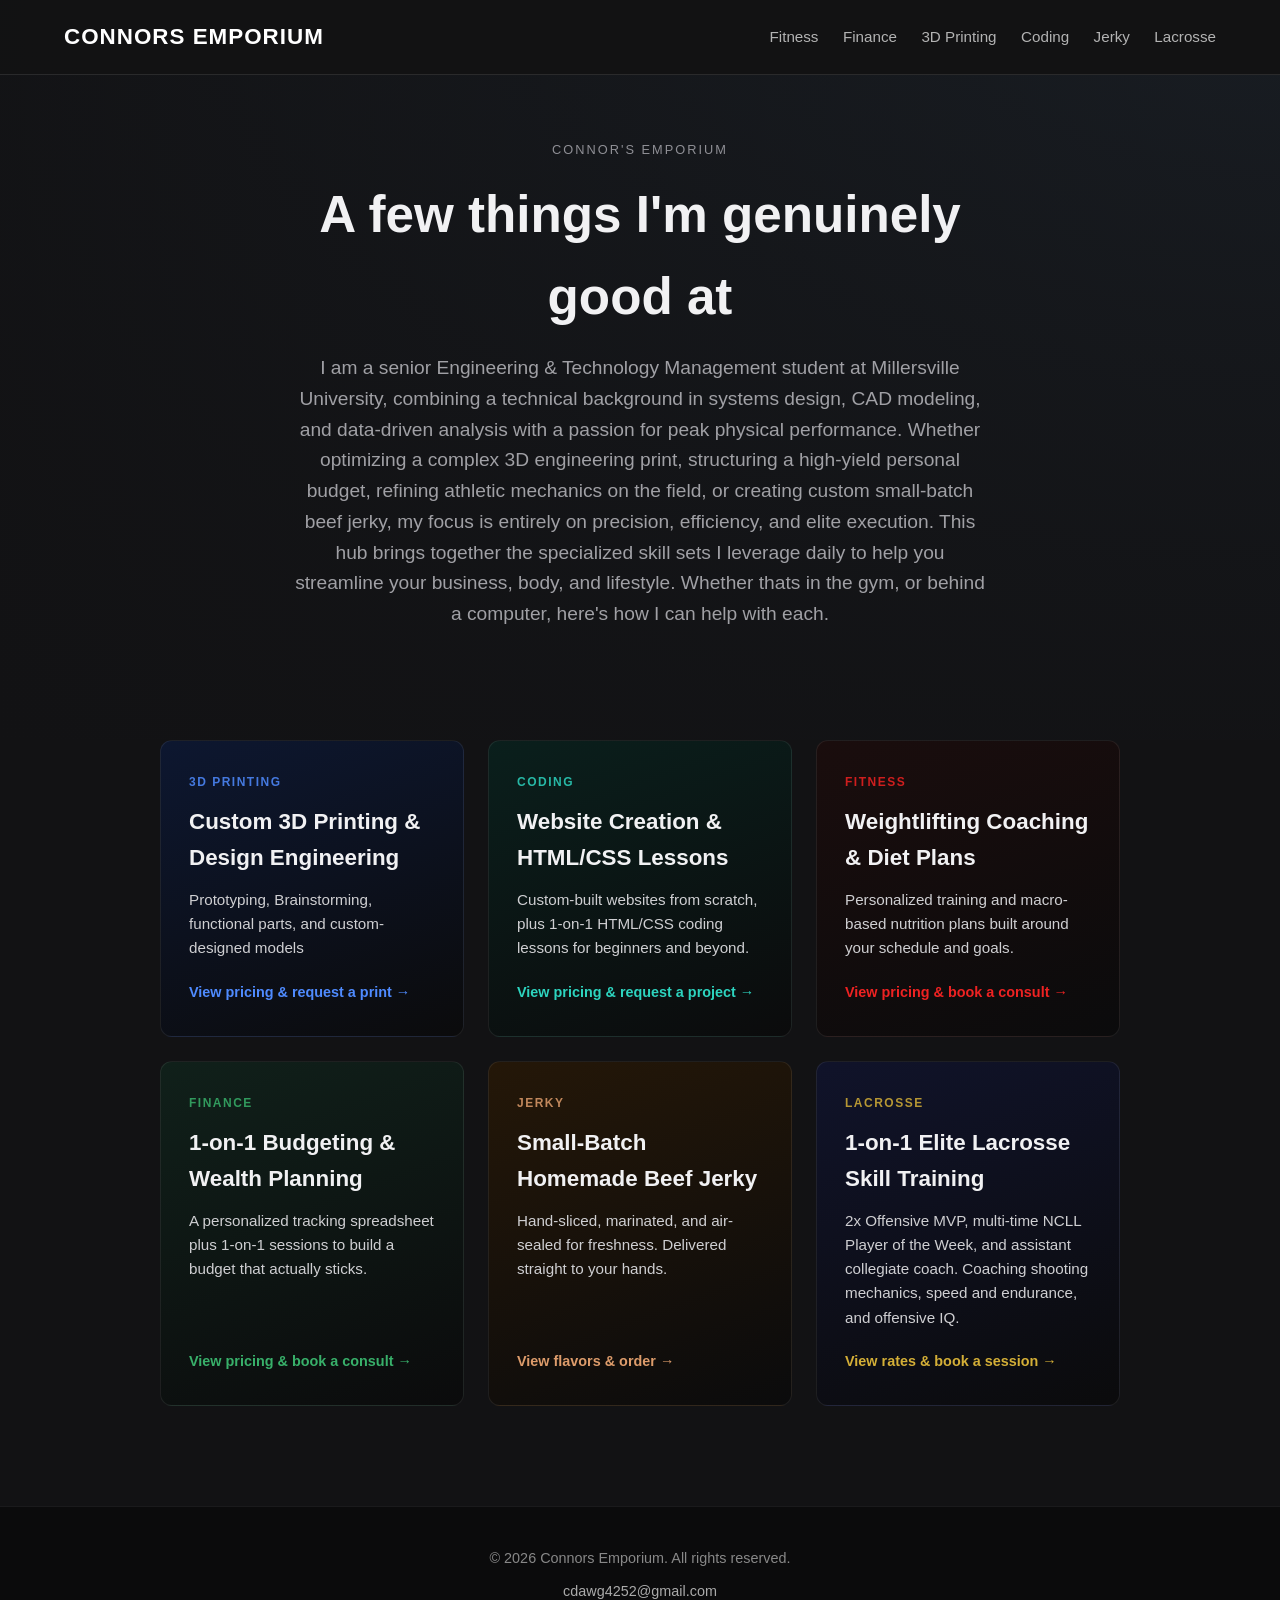
<file: index.html>
<!DOCTYPE html>
<html lang="en">
<head>
    <meta charset="UTF-8">
    <meta name="viewport" content="width=device-width, initial-scale=1.0">
    <title>Connors Emporium | Custom Services & Goods</title>
    <meta name="description" content="Connor's Emporium — custom 3D printing & design, coding, personal training & nutrition coaching, budgeting consultations, lacrosse training, and small-batch beef jerky.">
    <link rel="stylesheet" href="style.css">
</head>
<body>

    <header class="navbar">
        <a href="index.html" class="logo">Connors Emporium</a>
        <nav>
            <a href="fitness.html">Fitness</a>
            <a href="finance.html">Finance</a>
            <a href="printing.html">3D Printing</a>
            <a href="coding.html">Coding</a>
            <a href="jerky.html">Jerky</a>
            <a href="lacrosse.html">Lacrosse</a>
        </nav>
    </header>

    <section class="hero">
        <div class="hero-content">
            <span class="eyebrow">Connor's Emporium</span>
            <h1>A few things I'm genuinely good at</h1>
            <p>
                I am a senior Engineering & Technology Management student at Millersville University,
                combining a technical background in systems design, CAD modeling, and data-driven analysis with a passion for peak physical performance.
                Whether optimizing a complex 3D engineering print, structuring a high-yield personal budget, refining athletic mechanics on the field,
                or creating custom small-batch beef jerky, my focus is entirely on precision, efficiency, and elite execution.
                This hub brings together the specialized skill sets I leverage daily to help you streamline your business, body, and lifestyle. Whether thats in the gym,
                or behind a computer, here's how I can help with each.
            </p>
        </div>
    </section>

    <div class="hub-grid">

        <a href="printing.html" class="service-card card-printing">
            <span class="tag">3D Printing</span>
            <h3>Custom 3D Printing & Design Engineering</h3>
            <p>Prototyping, Brainstorming, functional parts, and custom-designed models</p>
            <span class="card-cta">View pricing &amp; request a print &rarr;</span>
        </a>

        <a href="coding.html" class="service-card card-coding">
            <span class="tag">Coding</span>
            <h3>Website Creation & HTML/CSS Lessons</h3>
            <p>Custom-built websites from scratch, plus 1-on-1 HTML/CSS coding lessons for beginners and beyond.</p>
            <span class="card-cta">View pricing &amp; request a project &rarr;</span>
        </a>

        <a href="fitness.html" class="service-card card-fitness">
            <span class="tag">Fitness</span>
            <h3>Weightlifting Coaching & Diet Plans</h3>
            <p>Personalized training and macro-based nutrition plans built around your schedule and goals.</p>
            <span class="card-cta">View pricing &amp; book a consult &rarr;</span>
        </a>

        <a href="finance.html" class="service-card card-finance">
            <span class="tag">Finance</span>
            <h3>1-on-1 Budgeting & Wealth Planning</h3>
            <p>A personalized tracking spreadsheet plus 1-on-1 sessions to build a budget that actually sticks.</p>
            <span class="card-cta">View pricing &amp; book a consult &rarr;</span>
        </a>

        <a href="jerky.html" class="service-card card-jerky">
            <span class="tag">Jerky</span>
            <h3>Small-Batch Homemade Beef Jerky</h3>
            <p>Hand-sliced, marinated, and air-sealed for freshness. Delivered straight to your hands.</p>
            <span class="card-cta">View flavors &amp; order &rarr;</span>
        </a>

        <a href="lacrosse.html" class="service-card card-lacrosse">
            <span class="tag">Lacrosse</span>
            <h3>1-on-1 Elite Lacrosse Skill Training</h3>
            <p>2x Offensive MVP, multi-time NCLL Player of the Week, and assistant collegiate coach. Coaching shooting mechanics, speed and endurance, and offensive IQ.</p>
            <span class="card-cta">View rates &amp; book a session &rarr;</span>
        </a>

    </div>

    <footer>
        <p>&copy; 2026 Connors Emporium. All rights reserved.</p>
        <div class="footer-links">
            <a href="mailto:cdawg4252@gmail.com">cdawg4252@gmail.com</a>
            <!-- Add social/LinkedIn links here if you want them -->
        </div>
    </footer>

    <a href="#" class="back-to-top" aria-label="Back to top">&uarr;</a>
    <script src="script.js"></script>
</body>
</html>
</file>
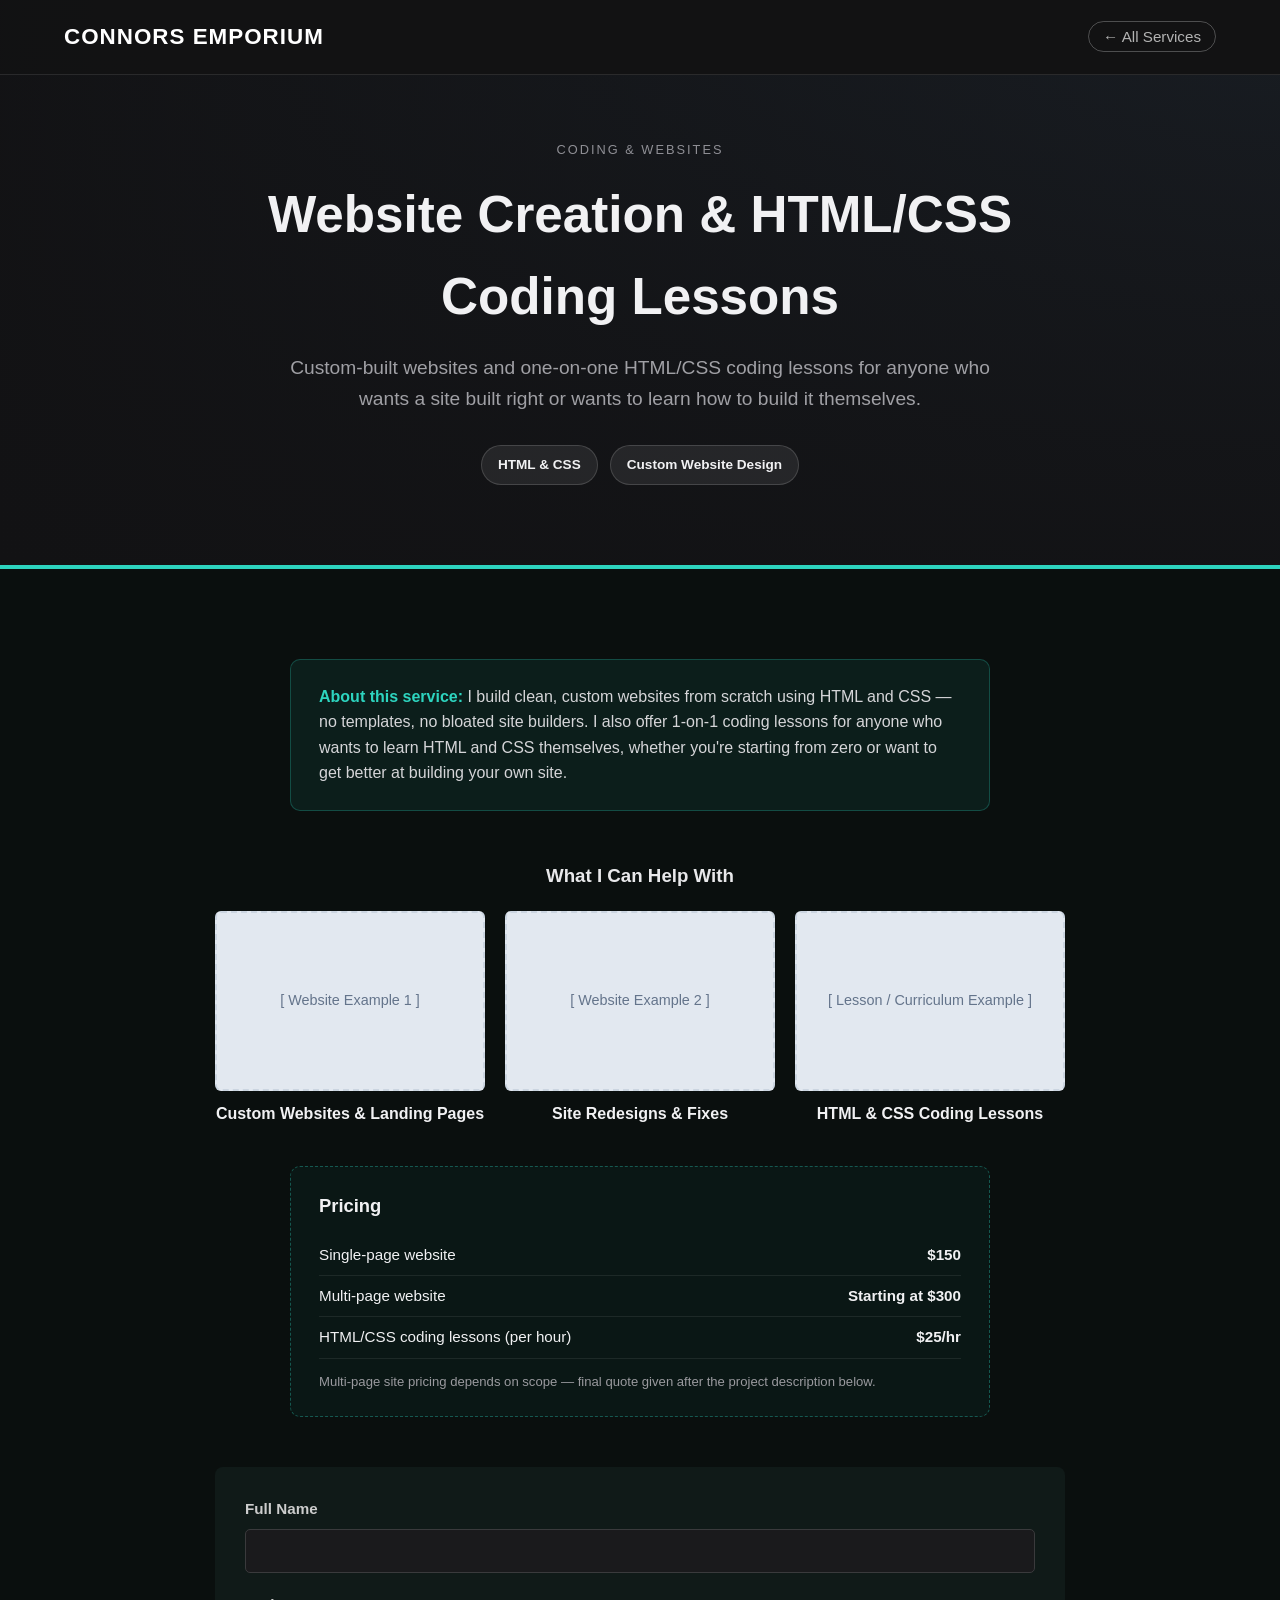
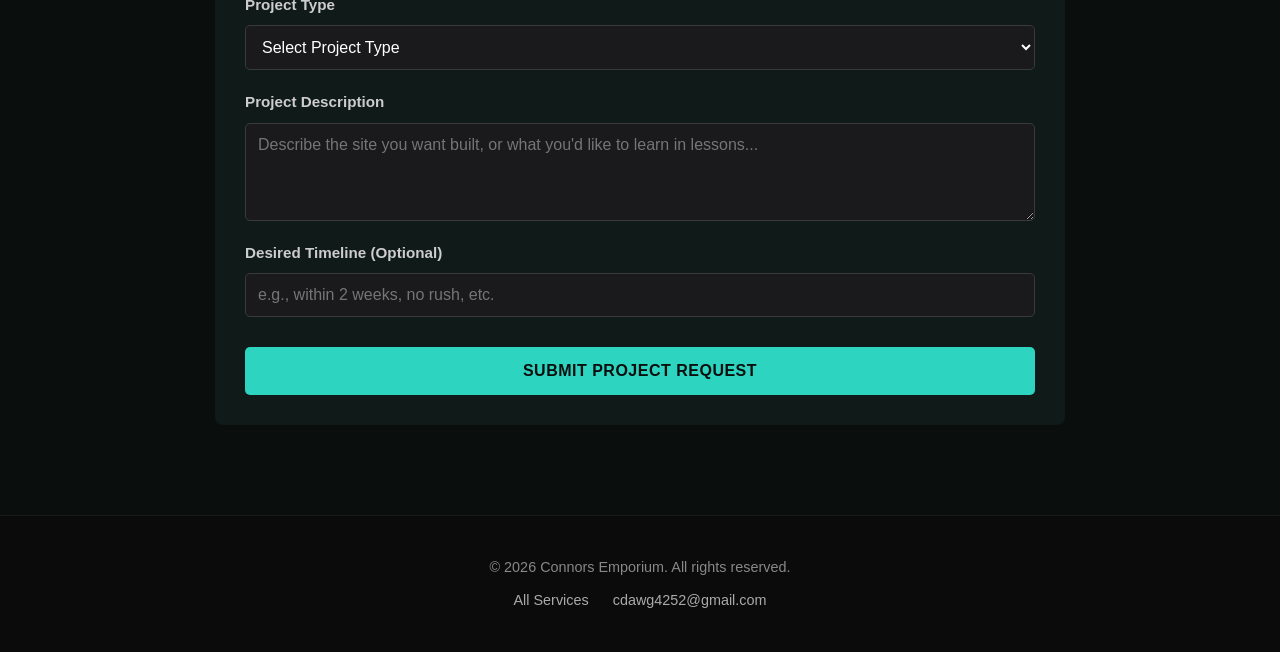
<file: coding.html>
<!DOCTYPE html>
<html lang="en">
<head>
    <meta charset="UTF-8">
    <meta name="viewport" content="width=device-width, initial-scale=1.0">
    <title>Custom Coding & Automation | Connors Emporium</title>
    <meta name="description" content="Custom scripts, websites, and automation tools built to solve a specific problem.">
    <link rel="stylesheet" href="style.css">
</head>
<body>

    <header class="navbar">
        <a href="index.html" class="logo">Connors Emporium</a>
        <nav>
            <a href="index.html" class="back-link">&larr; All Services</a>
        </nav>
    </header>

    <section class="hero">
        <div class="hero-content">
            <span class="eyebrow">Coding & Websites</span>
            <h1>Website Creation & HTML/CSS Coding Lessons</h1>
            <p>Custom-built websites and one-on-one HTML/CSS coding lessons for anyone who wants a site built right or wants to learn how to build it themselves.</p>
            <div class="credentials-row">
                <span class="credential-pill">HTML & CSS</span>
                <span class="credential-pill">Custom Website Design</span>
            </div>
        </div>
    </section>

    <section id="coding" class="section section-coding">
        <div class="container">

            <div class="about-block">
                <strong>About this service:</strong>
                I build clean, custom websites from scratch using HTML and CSS — no
                templates, no bloated site builders. I also offer 1-on-1 coding lessons
                for anyone who wants to learn HTML and CSS themselves, whether you're
                starting from zero or want to get better at building your own site.
            </div>

            <h3 class="showcase-title">What I Can Help With</h3>
            <div class="portfolio-grid">
                <div class="portfolio-item">
                    <div class="photo-placeholder"><span>[ Website Example 1 ]</span></div>
                    <h4>Custom Websites & Landing Pages</h4>
                </div>
                <div class="portfolio-item">
                    <div class="photo-placeholder"><span>[ Website Example 2 ]</span></div>
                    <h4>Site Redesigns & Fixes</h4>
                </div>
                <div class="portfolio-item">
                    <div class="photo-placeholder"><span>[ Lesson / Curriculum Example ]</span></div>
                    <h4>HTML & CSS Coding Lessons</h4>
                </div>
            </div>

            <div class="pricing-box">
                <h3>Pricing</h3>
                <div class="pricing-row"><span>Single-page website</span><span class="price">$150</span></div>
                <div class="pricing-row"><span>Multi-page website</span><span class="price">Starting at $300</span></div>
                <div class="pricing-row"><span>HTML/CSS coding lessons (per hour)</span><span class="price">$25/hr</span></div>
                <p class="pricing-note">Multi-page site pricing depends on scope — final quote given after the project description below.</p>
            </div>

            <form class="order-form" id="coding-form">
                <div class="form-group">
                    <label for="code-name">Full Name</label>
                    <input type="text" id="code-name" required>
                </div>
                <div class="form-group">
                    <label for="code-type">Project Type</label>
                    <select id="code-type" required>
                        <option value="">Select Project Type</option>
                        <option value="Single-Page Website">Single-Page Website</option>
                        <option value="Multi-Page Website">Multi-Page Website</option>
                        <option value="HTML/CSS Coding Lessons">HTML/CSS Coding Lessons</option>
                        <option value="Other / Not Sure">Other / Not Sure</option>
                    </select>
                </div>
                <div class="form-group">
                    <label for="code-desc">Project Description</label>
                    <textarea id="code-desc" rows="4" placeholder="Describe the site you want built, or what you'd like to learn in lessons..." required></textarea>
                </div>
                <div class="form-group">
                    <label for="code-timeline">Desired Timeline (Optional)</label>
                    <input type="text" id="code-timeline" placeholder="e.g., within 2 weeks, no rush, etc.">
                </div>
                <button type="submit" class="btn btn-submit">Submit Project Request</button>
                <p class="form-status" id="coding-status"></p>
            </form>
        </div>
    </section>

    <footer>
        <p>&copy; 2026 Connors Emporium. All rights reserved.</p>
        <div class="footer-links">
            <a href="index.html">All Services</a>
            <a href="mailto:cdawg4252@gmail.com">cdawg4252@gmail.com</a>
        </div>
    </footer>

    <a href="#" class="back-to-top" aria-label="Back to top">&uarr;</a>
    <script src="script.js"></script>
    <script>
        document.getElementById('coding-form').addEventListener('submit', function (event) {
            const fields = [
                { label: "Name", value: document.getElementById('code-name').value },
                { label: "Project Type", value: document.getElementById('code-type').value },
                { label: "Project Description", value: document.getElementById('code-desc').value },
                { label: "Desired Timeline", value: document.getElementById('code-timeline').value },
            ];
            sendEmail(event, "Custom Coding Project Request", fields, "coding-status");
        });
    </script>
</body>
</html>
</file>
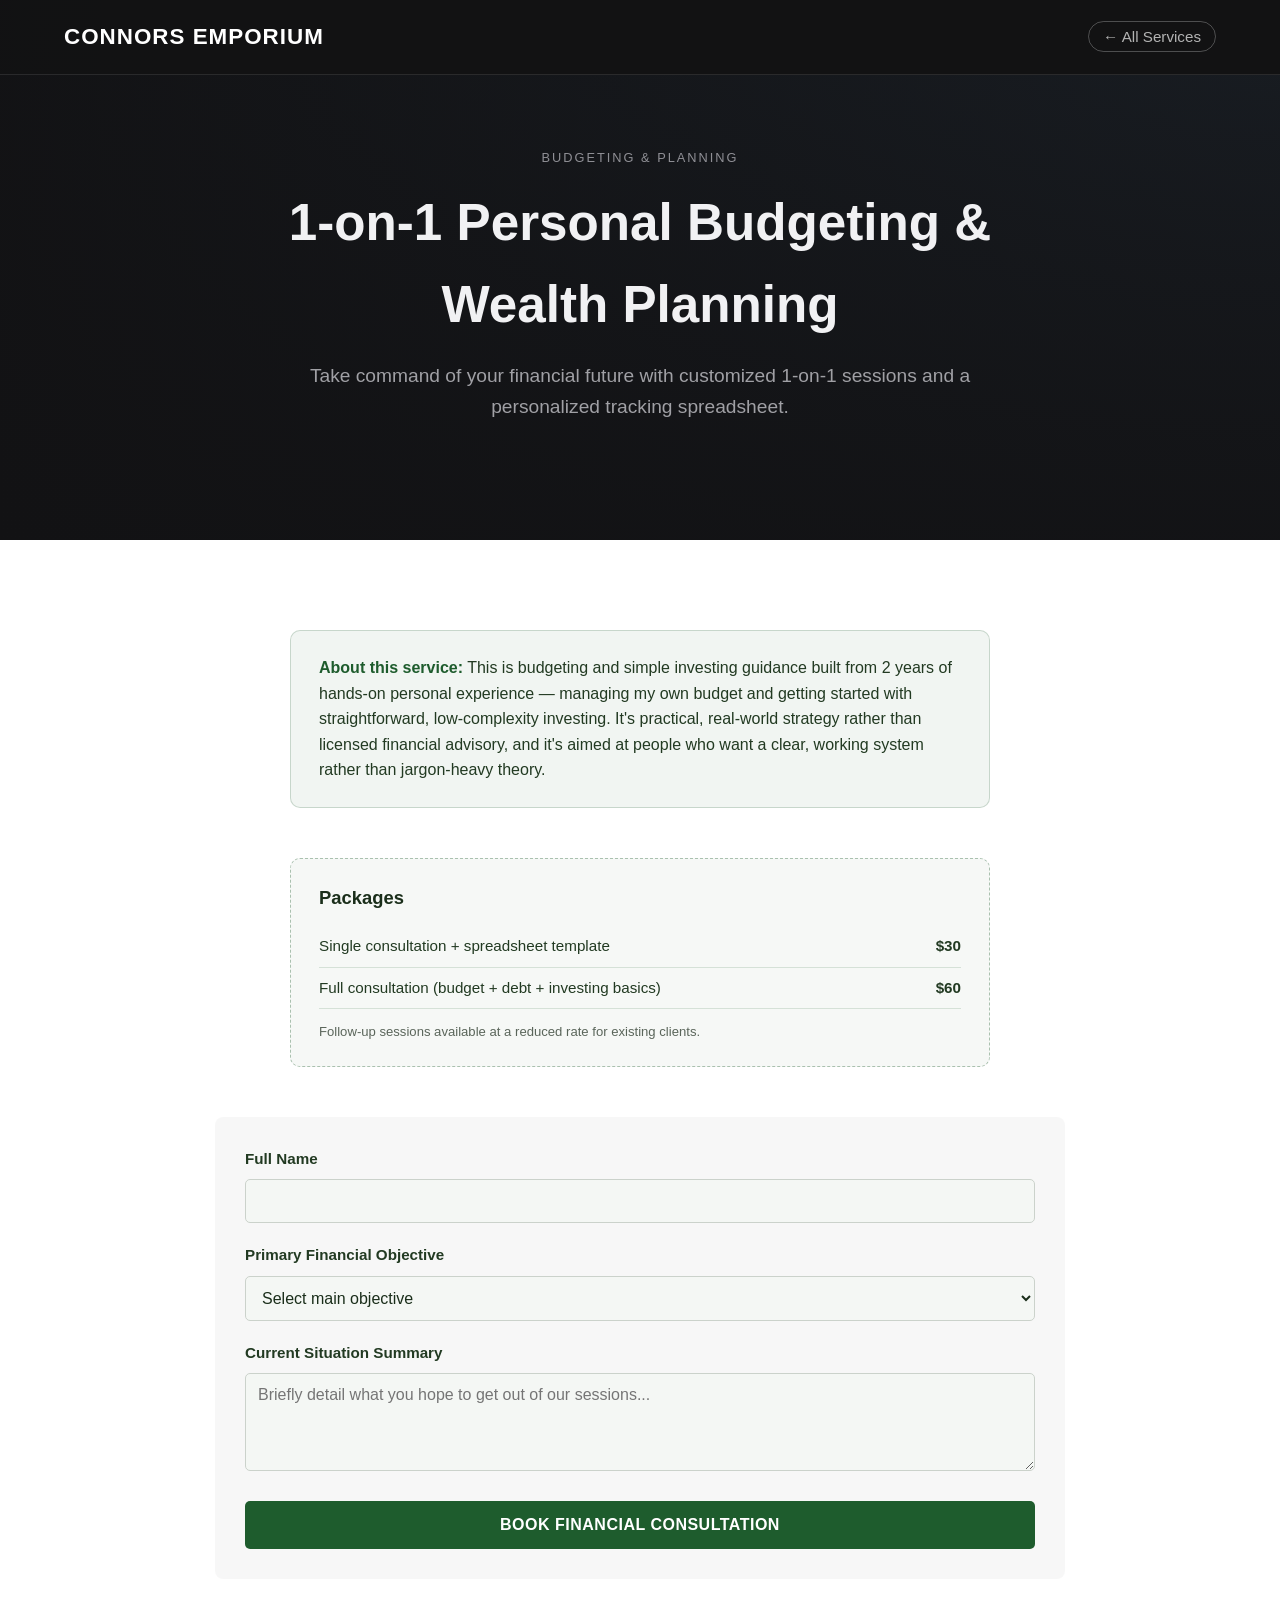
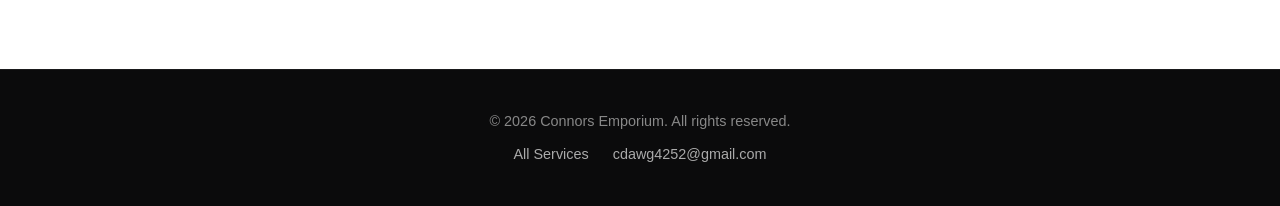
<file: finance.html>
<!DOCTYPE html>
<html lang="en">
<head>
    <meta charset="UTF-8">
    <meta name="viewport" content="width=device-width, initial-scale=1.0">
    <title>Budgeting & Wealth Planning | Connors Emporium</title>
    <meta name="description" content="1-on-1 budgeting consultations and a personalized tracking spreadsheet to help you save, pay down debt, or start investing.">
    <link rel="stylesheet" href="style.css">
</head>
<body>

    <header class="navbar">
        <a href="index.html" class="logo">Connors Emporium</a>
        <nav>
            <a href="index.html" class="back-link">&larr; All Services</a>
        </nav>
    </header>

    <section class="hero">
        <div class="hero-content">
            <span class="eyebrow">Budgeting & Planning</span>
            <h1>1-on-1 Personal Budgeting & Wealth Planning</h1>
            <p>Take command of your financial future with customized 1-on-1 sessions and a personalized tracking spreadsheet.</p>
        </div>
    </section>

    <section id="finance" class="section section-finance">
        <div class="container">

            <div class="about-block">
                <strong>About this service:</strong>
                This is budgeting and simple investing guidance built from 2 years of
                hands-on personal experience — managing my own budget and getting started
                with straightforward, low-complexity investing. It's practical,
                real-world strategy rather than licensed financial advisory, and it's
                aimed at people who want a clear, working system rather than
                jargon-heavy theory.
            </div>

            <div class="pricing-box">
                <h3>Packages</h3>
                <div class="pricing-row"><span>Single consultation + spreadsheet template</span><span class="price">$30</span></div>
                <div class="pricing-row"><span>Full consultation (budget + debt + investing basics)</span><span class="price">$60</span></div>
                <p class="pricing-note">Follow-up sessions available at a reduced rate for existing clients.</p>
            </div>

            <form class="order-form" id="finance-form">
                <div class="form-group">
                    <label for="fin-name">Full Name</label>
                    <input type="text" id="fin-name" required>
                </div>
                <div class="form-group">
                    <label for="fin-focus">Primary Financial Objective</label>
                    <select id="fin-focus" required>
                        <option value="">Select main objective</option>
                        <option value="Budgeting & Expense Tracking">Building a Functional Budget & Expense Tracking</option>
                        <option value="Debt Paydown Strategy">Aggressive Debt Paydown Strategy</option>
                        <option value="Long-term Investing Setup">Long-term Investment & Portfolio Allocation Foundations</option>
                        <option value="Comprehensive Consultation">All of the above (Full Consultation)</option>
                    </select>
                </div>
                <div class="form-group">
                    <label for="fin-details">Current Situation Summary</label>
                    <textarea id="fin-details" rows="4" placeholder="Briefly detail what you hope to get out of our sessions..." required></textarea>
                </div>
                <button type="submit" class="btn btn-submit">Book Financial Consultation</button>
                <p class="form-status" id="finance-status"></p>
            </form>
        </div>
    </section>

    <footer>
        <p>&copy; 2026 Connors Emporium. All rights reserved.</p>
        <div class="footer-links">
            <a href="index.html">All Services</a>
            <a href="mailto:cdawg4252@gmail.com">cdawg4252@gmail.com</a>
        </div>
    </footer>

    <a href="#" class="back-to-top" aria-label="Back to top">&uarr;</a>
    <script src="script.js"></script>
    <script>
        document.getElementById('finance-form').addEventListener('submit', function (event) {
            const fields = [
                { label: "Name", value: document.getElementById('fin-name').value },
                { label: "Focus Objective", value: document.getElementById('fin-focus').value },
                { label: "Situation Details", value: document.getElementById('fin-details').value },
            ];
            sendEmail(event, "Budget Consultation Request", fields, "finance-status");
        });
    </script>
</body>
</html>
</file>
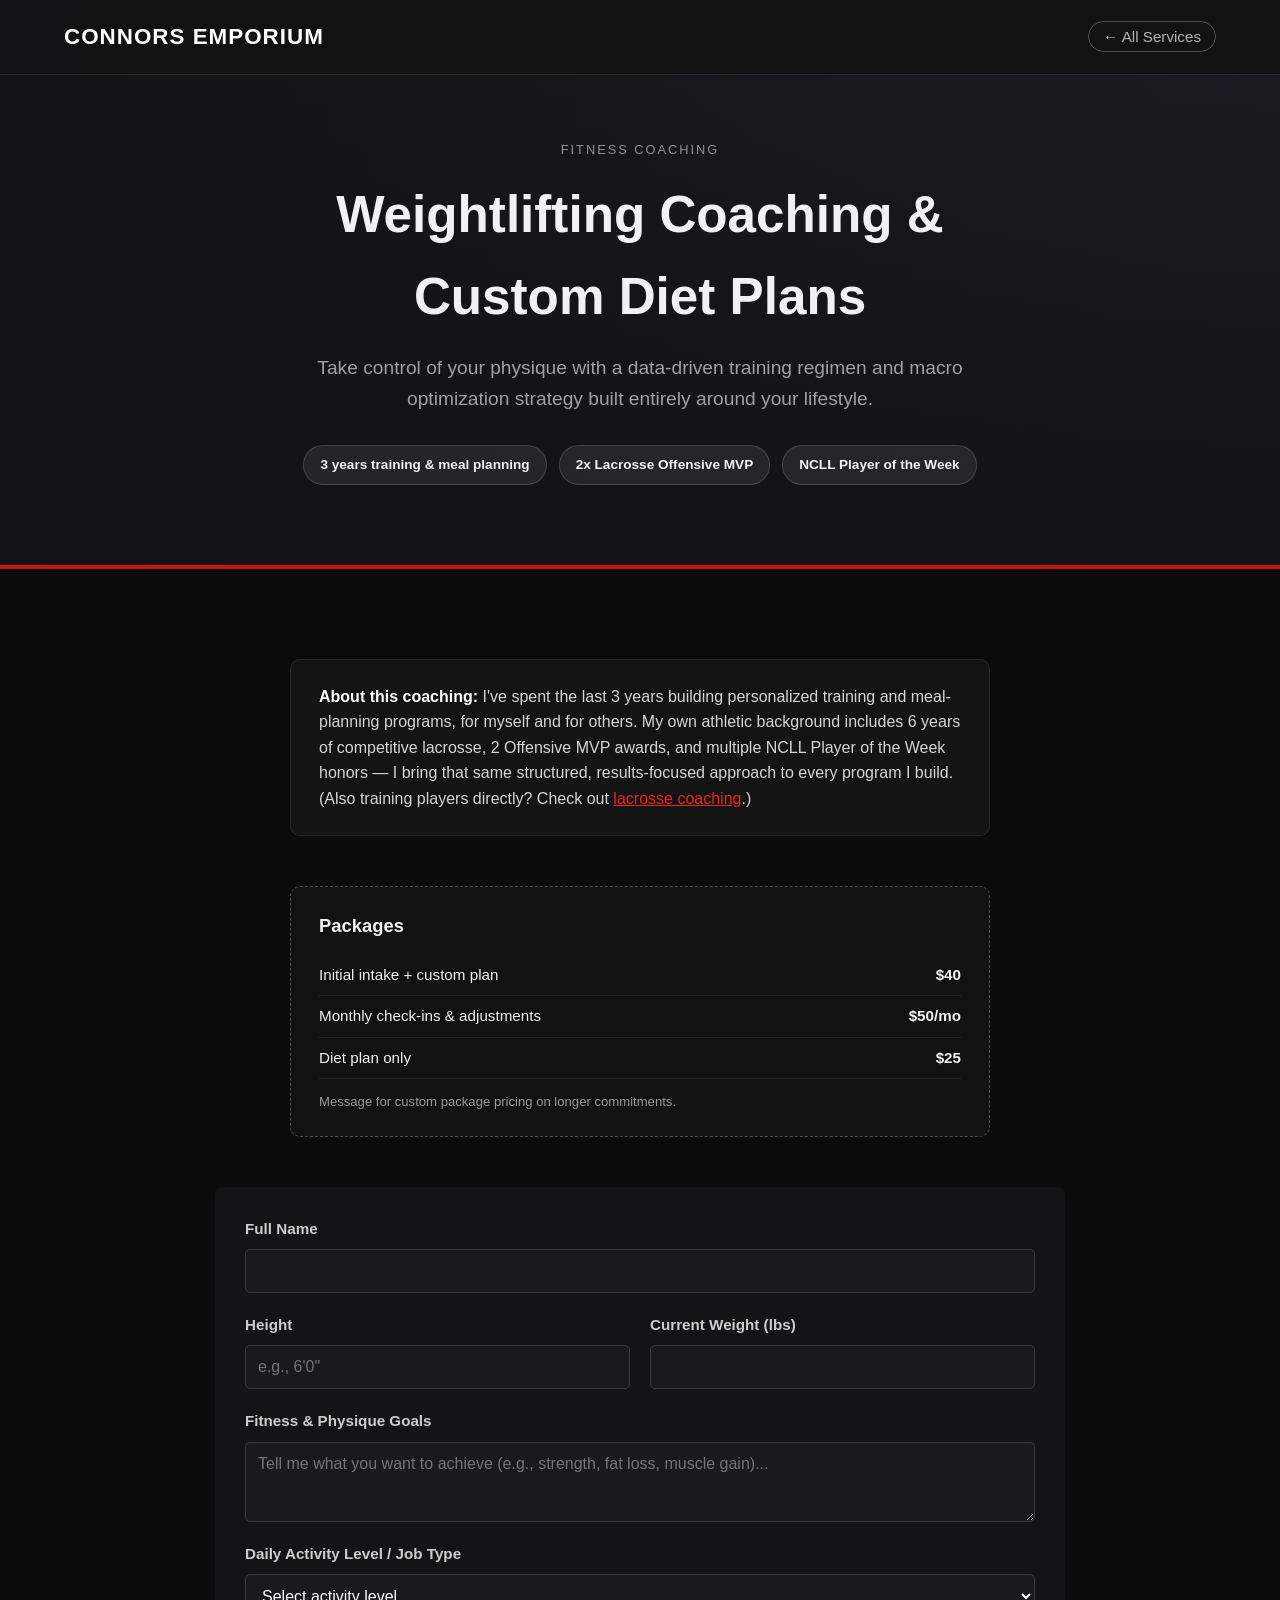
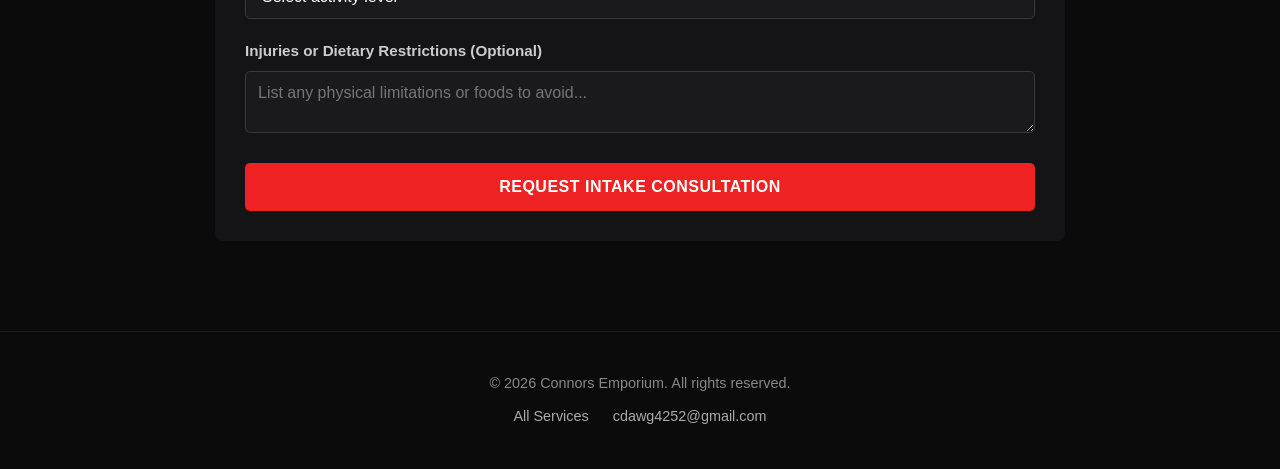
<file: fitness.html>
<!DOCTYPE html>
<html lang="en">
<head>
    <meta charset="UTF-8">
    <meta name="viewport" content="width=device-width, initial-scale=1.0">
    <title>Fitness Coaching & Diet Plans | Connors Emporium</title>
    <meta name="description" content="Data-driven weightlifting coaching and macro-based diet plans, personalized to your goals and schedule.">
    <link rel="stylesheet" href="style.css">
</head>
<body>

    <header class="navbar">
        <a href="index.html" class="logo">Connors Emporium</a>
        <nav>
            <a href="index.html" class="back-link">&larr; All Services</a>
        </nav>
    </header>

    <section class="hero">
        <div class="hero-content">
            <span class="eyebrow">Fitness Coaching</span>
            <h1>Weightlifting Coaching & Custom Diet Plans</h1>
            <p>Take control of your physique with a data-driven training regimen and macro optimization strategy built entirely around your lifestyle.</p>
            <div class="credentials-row">
                <span class="credential-pill">3 years training & meal planning</span>
                <span class="credential-pill">2x Lacrosse Offensive MVP</span>
                <span class="credential-pill">NCLL Player of the Week</span>
            </div>
        </div>
    </section>

    <section id="fitness" class="section section-fitness">
        <div class="container">

            <div class="about-block">
                <strong>About this coaching:</strong>
                I've spent the last 3 years building personalized training and
                meal-planning programs, for myself and for others. My own athletic
                background includes 6 years of competitive lacrosse, 2 Offensive MVP
                awards, and multiple NCLL Player of the Week honors — I bring that same
                structured, results-focused approach to every program I build. (Also
                training players directly? Check out
                <a href="lacrosse.html" style="color:#ee2222;">lacrosse coaching</a>.)
            </div>

            <div class="pricing-box">
                <h3>Packages</h3>
                <div class="pricing-row"><span>Initial intake + custom plan</span><span class="price">$40</span></div>
                <div class="pricing-row"><span>Monthly check-ins & adjustments</span><span class="price">$50/mo</span></div>
                <div class="pricing-row"><span>Diet plan only</span><span class="price">$25</span></div>
                <p class="pricing-note">Message for custom package pricing on longer commitments.</p>
            </div>

            <form class="order-form" id="fitness-form">
                <div class="form-group">
                    <label for="fit-name">Full Name</label>
                    <input type="text" id="fit-name" required>
                </div>
                <div class="form-row">
                    <div class="form-group">
                        <label for="fit-height">Height</label>
                        <input type="text" id="fit-height" placeholder="e.g., 6'0&quot;" required>
                    </div>
                    <div class="form-group">
                        <label for="fit-weight">Current Weight (lbs)</label>
                        <input type="number" id="fit-weight" required>
                    </div>
                </div>
                <div class="form-group">
                    <label for="fit-goals">Fitness & Physique Goals</label>
                    <textarea id="fit-goals" rows="3" placeholder="Tell me what you want to achieve (e.g., strength, fat loss, muscle gain)..." required></textarea>
                </div>
                <div class="form-group">
                    <label for="fit-activity">Daily Activity Level / Job Type</label>
                    <select id="fit-activity" required>
                        <option value="">Select activity level</option>
                        <option value="Sedentary">Sedentary (Desk job)</option>
                        <option value="Lightly Active">Lightly Active (Light exercise/walking)</option>
                        <option value="Moderately Active">Moderately Active (Dynamic work / regular training)</option>
                        <option value="Very Active">Very Active (Heavy physical labor / intense training)</option>
                    </select>
                </div>
                <div class="form-group">
                    <label for="fit-injuries">Injuries or Dietary Restrictions (Optional)</label>
                    <textarea id="fit-injuries" rows="2" placeholder="List any physical limitations or foods to avoid..."></textarea>
                </div>
                <button type="submit" class="btn btn-submit">Request Intake Consultation</button>
                <p class="form-status" id="fitness-status"></p>
            </form>
        </div>
    </section>

    <footer>
        <p>&copy; 2026 Connors Emporium. All rights reserved.</p>
        <div class="footer-links">
            <a href="index.html">All Services</a>
            <a href="mailto:cdawg4252@gmail.com">cdawg4252@gmail.com</a>
        </div>
    </footer>

    <a href="#" class="back-to-top" aria-label="Back to top">&uarr;</a>
    <script src="script.js"></script>
    <script>
        document.getElementById('fitness-form').addEventListener('submit', function (event) {
            const fields = [
                { label: "Name", value: document.getElementById('fit-name').value },
                { label: "Height", value: document.getElementById('fit-height').value },
                { label: "Weight (lbs)", value: document.getElementById('fit-weight').value },
                { label: "Activity Level", value: document.getElementById('fit-activity').value },
                { label: "Goals", value: document.getElementById('fit-goals').value },
                { label: "Injuries/Dietary Notes", value: document.getElementById('fit-injuries').value },
            ];
            sendEmail(event, "Fitness Consulting Request", fields, "fitness-status");
        });
    </script>
</body>
</html>
</file>
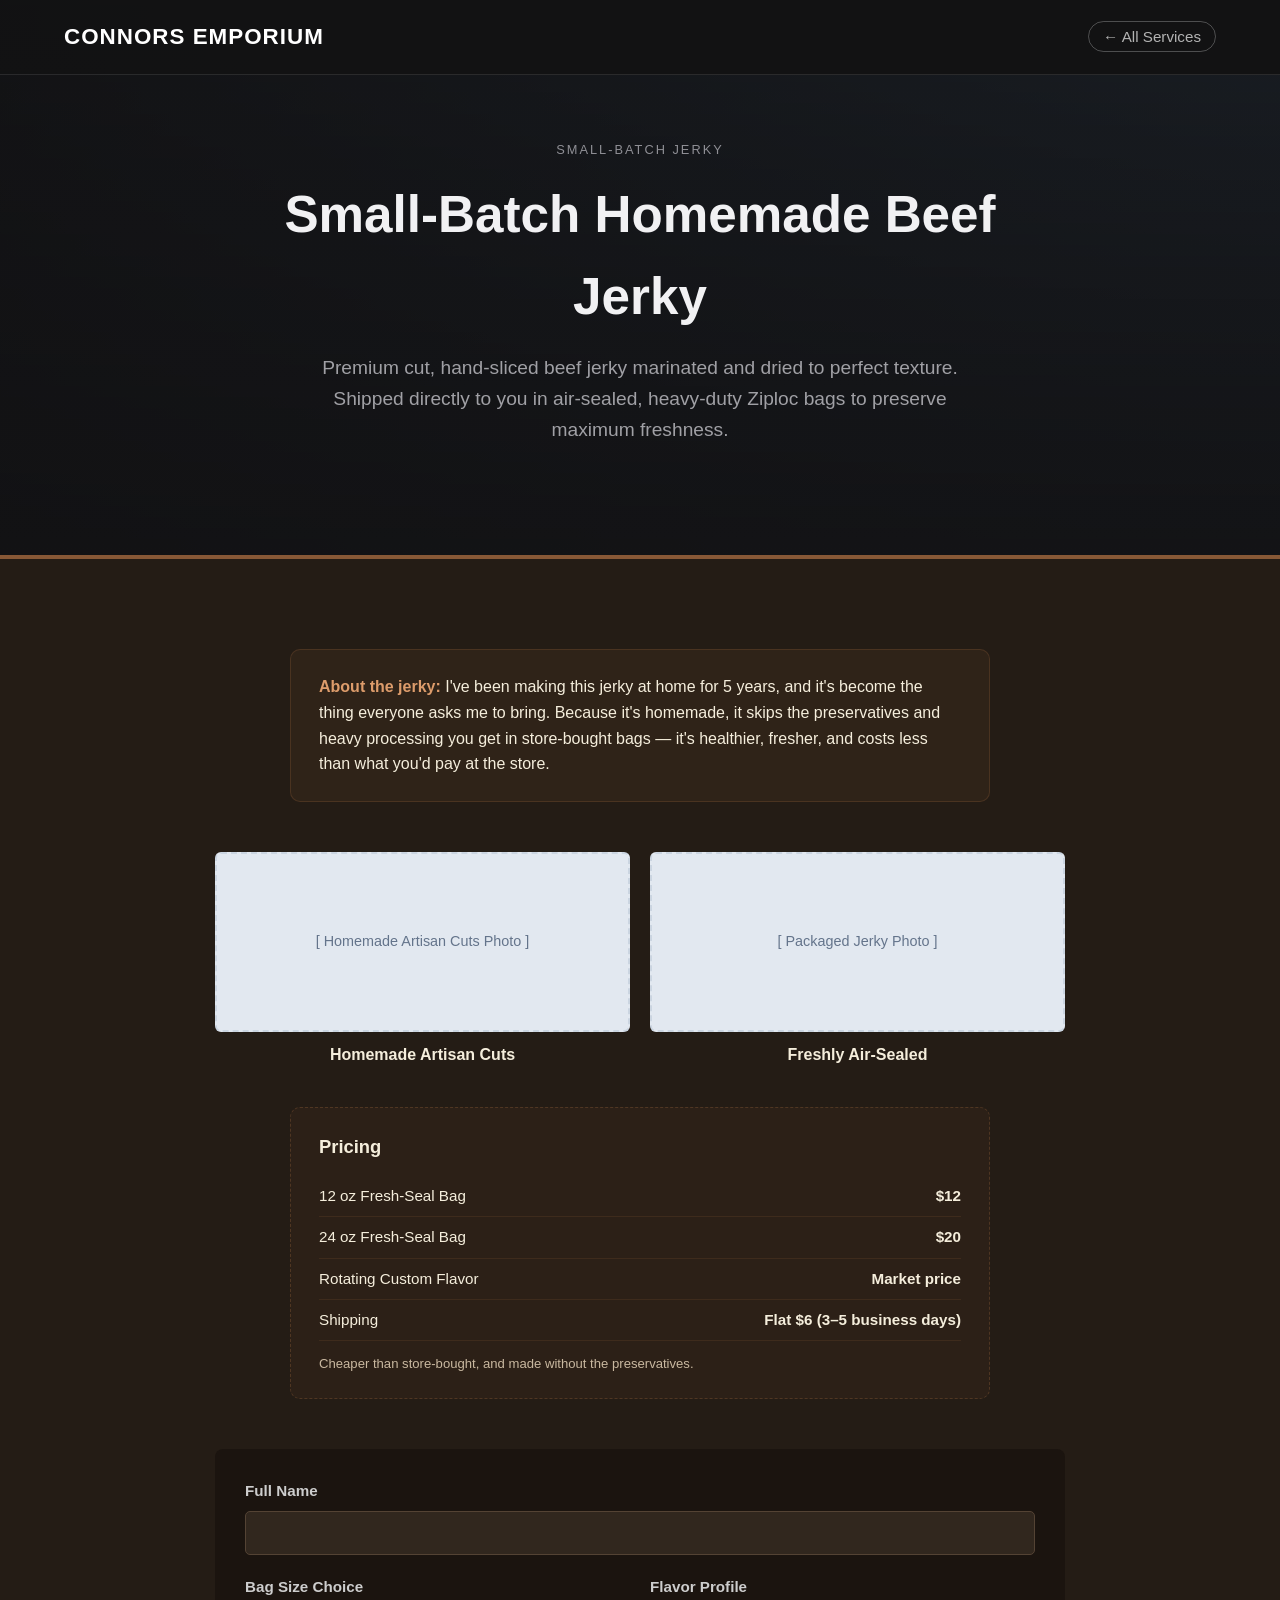
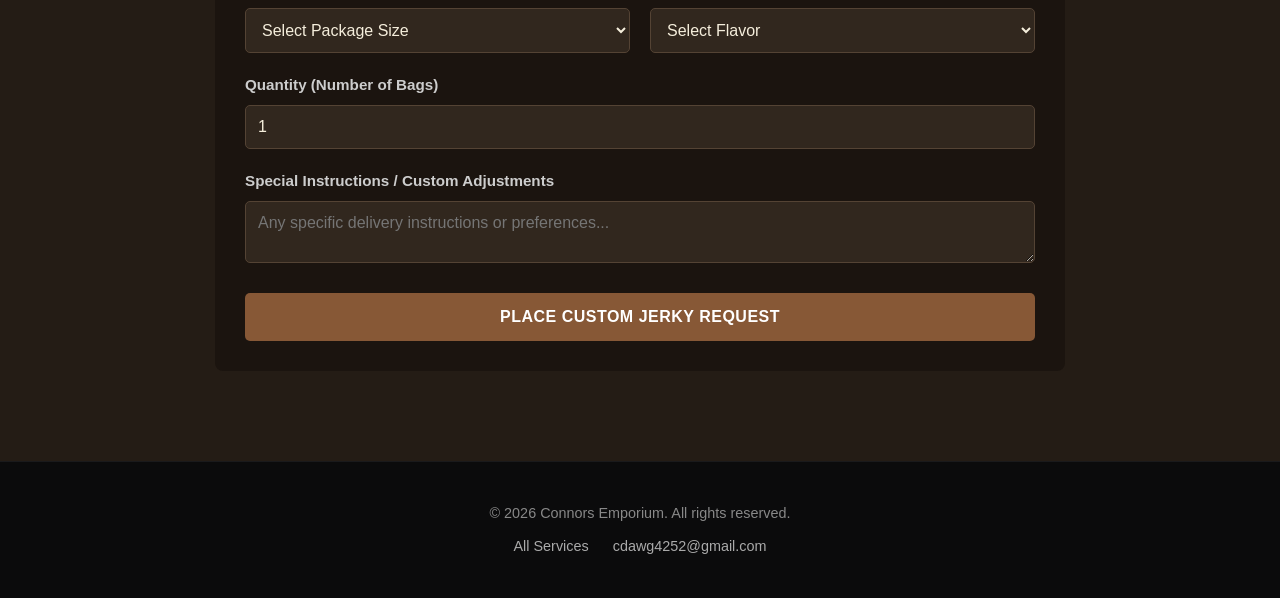
<file: jerky.html>
<!DOCTYPE html>
<html lang="en">
<head>
    <meta charset="UTF-8">
    <meta name="viewport" content="width=device-width, initial-scale=1.0">
    <title>Small-Batch Beef Jerky | Connors Emporium</title>
    <meta name="description" content="Small-batch, hand-sliced homemade beef jerky, marinated and air-sealed for freshness, shipped to your door.">
    <link rel="stylesheet" href="style.css">
</head>
<body>

    <header class="navbar">
        <a href="index.html" class="logo">Connors Emporium</a>
        <nav>
            <a href="index.html" class="back-link">&larr; All Services</a>
        </nav>
    </header>

    <section class="hero">
        <div class="hero-content">
            <span class="eyebrow">Small-Batch Jerky</span>
            <h1>Small-Batch Homemade Beef Jerky</h1>
            <p>Premium cut, hand-sliced beef jerky marinated and dried to perfect texture. Shipped directly to you in air-sealed, heavy-duty Ziploc bags to preserve maximum freshness.</p>
        </div>
    </section>

    <section id="jerky" class="section section-jerky">
        <div class="container">

            <div class="about-block">
                <strong>About the jerky:</strong>
                I've been making this jerky at home for 5 years, and it's become the
                thing everyone asks me to bring. Because it's homemade, it skips the
                preservatives and heavy processing you get in store-bought bags — it's
                healthier, fresher, and costs less than what you'd pay at the store.
            </div>

            <div class="portfolio-grid">
                <div class="portfolio-item">
                    <div class="photo-placeholder"><span>[ Homemade Artisan Cuts Photo ]</span></div>
                    <h4>Homemade Artisan Cuts</h4>
                </div>
                <div class="portfolio-item">
                    <div class="photo-placeholder"><span>[ Packaged Jerky Photo ]</span></div>
                    <h4>Freshly Air-Sealed</h4>
                </div>
            </div>

            <div class="pricing-box">
                <h3>Pricing</h3>
                <div class="pricing-row"><span>12 oz Fresh-Seal Bag</span><span class="price">$12</span></div>
                <div class="pricing-row"><span>24 oz Fresh-Seal Bag</span><span class="price">$20</span></div>
                <div class="pricing-row"><span>Rotating Custom Flavor</span><span class="price">Market price</span></div>
                <div class="pricing-row"><span>Shipping</span><span class="price">Flat $6 (3–5 business days)</span></div>
                <p class="pricing-note">Cheaper than store-bought, and made without the preservatives.</p>
            </div>

            <form class="order-form" id="jerky-form">
                <div class="form-group">
                    <label for="jerk-name">Full Name</label>
                    <input type="text" id="jerk-name" required>
                </div>

                <div class="form-row">
                    <div class="form-group">
                        <label for="jerk-size">Bag Size Choice</label>
                        <select id="jerk-size" required>
                            <option value="">Select Package Size</option>
                            <option value="12 oz Bag">12 oz Fresh-Seal Bag</option>
                            <option value="24 oz Bag">24 oz Fresh-Seal Bag</option>
                        </select>
                    </div>

                    <div class="form-group">
                        <label for="jerk-flavor">Flavor Profile</label>
                        <select id="jerk-flavor" required>
                            <option value="">Select Flavor</option>
                            <option value="Regular Original">Regular Original Savory</option>
                            <option value="Sweet n Spicy">Sweet n Spicy Signature</option>
                            <option value="Rotating Custom Flavor (Market Price)">Rotating Custom Flavor (Market Price)</option>
                        </select>
                    </div>
                </div>

                <div class="form-group">
                    <label for="jerk-quantity">Quantity (Number of Bags)</label>
                    <input type="number" id="jerk-quantity" min="1" value="1" required>
                </div>

                <div class="form-group">
                    <label for="jerk-notes">Special Instructions / Custom Adjustments</label>
                    <textarea id="jerk-notes" rows="2" placeholder="Any specific delivery instructions or preferences..."></textarea>
                </div>

                <button type="submit" class="btn btn-submit">Place Custom Jerky Request</button>
                <p class="form-status" id="jerky-status"></p>
            </form>
        </div>
    </section>

    <footer>
        <p>&copy; 2026 Connors Emporium. All rights reserved.</p>
        <div class="footer-links">
            <a href="index.html">All Services</a>
            <a href="mailto:cdawg4252@gmail.com">cdawg4252@gmail.com</a>
        </div>
    </footer>

    <a href="#" class="back-to-top" aria-label="Back to top">&uarr;</a>
    <script src="script.js"></script>
    <script>
        document.getElementById('jerky-form').addEventListener('submit', function (event) {
            const fields = [
                { label: "Name", value: document.getElementById('jerk-name').value },
                { label: "Size Select", value: document.getElementById('jerk-size').value },
                { label: "Flavor Select", value: document.getElementById('jerk-flavor').value },
                { label: "Quantity", value: document.getElementById('jerk-quantity').value },
                { label: "Customization Notes", value: document.getElementById('jerk-notes').value },
            ];
            sendEmail(event, "Custom Jerky Order", fields, "jerky-status");
        });
    </script>
</body>
</html>
</file>
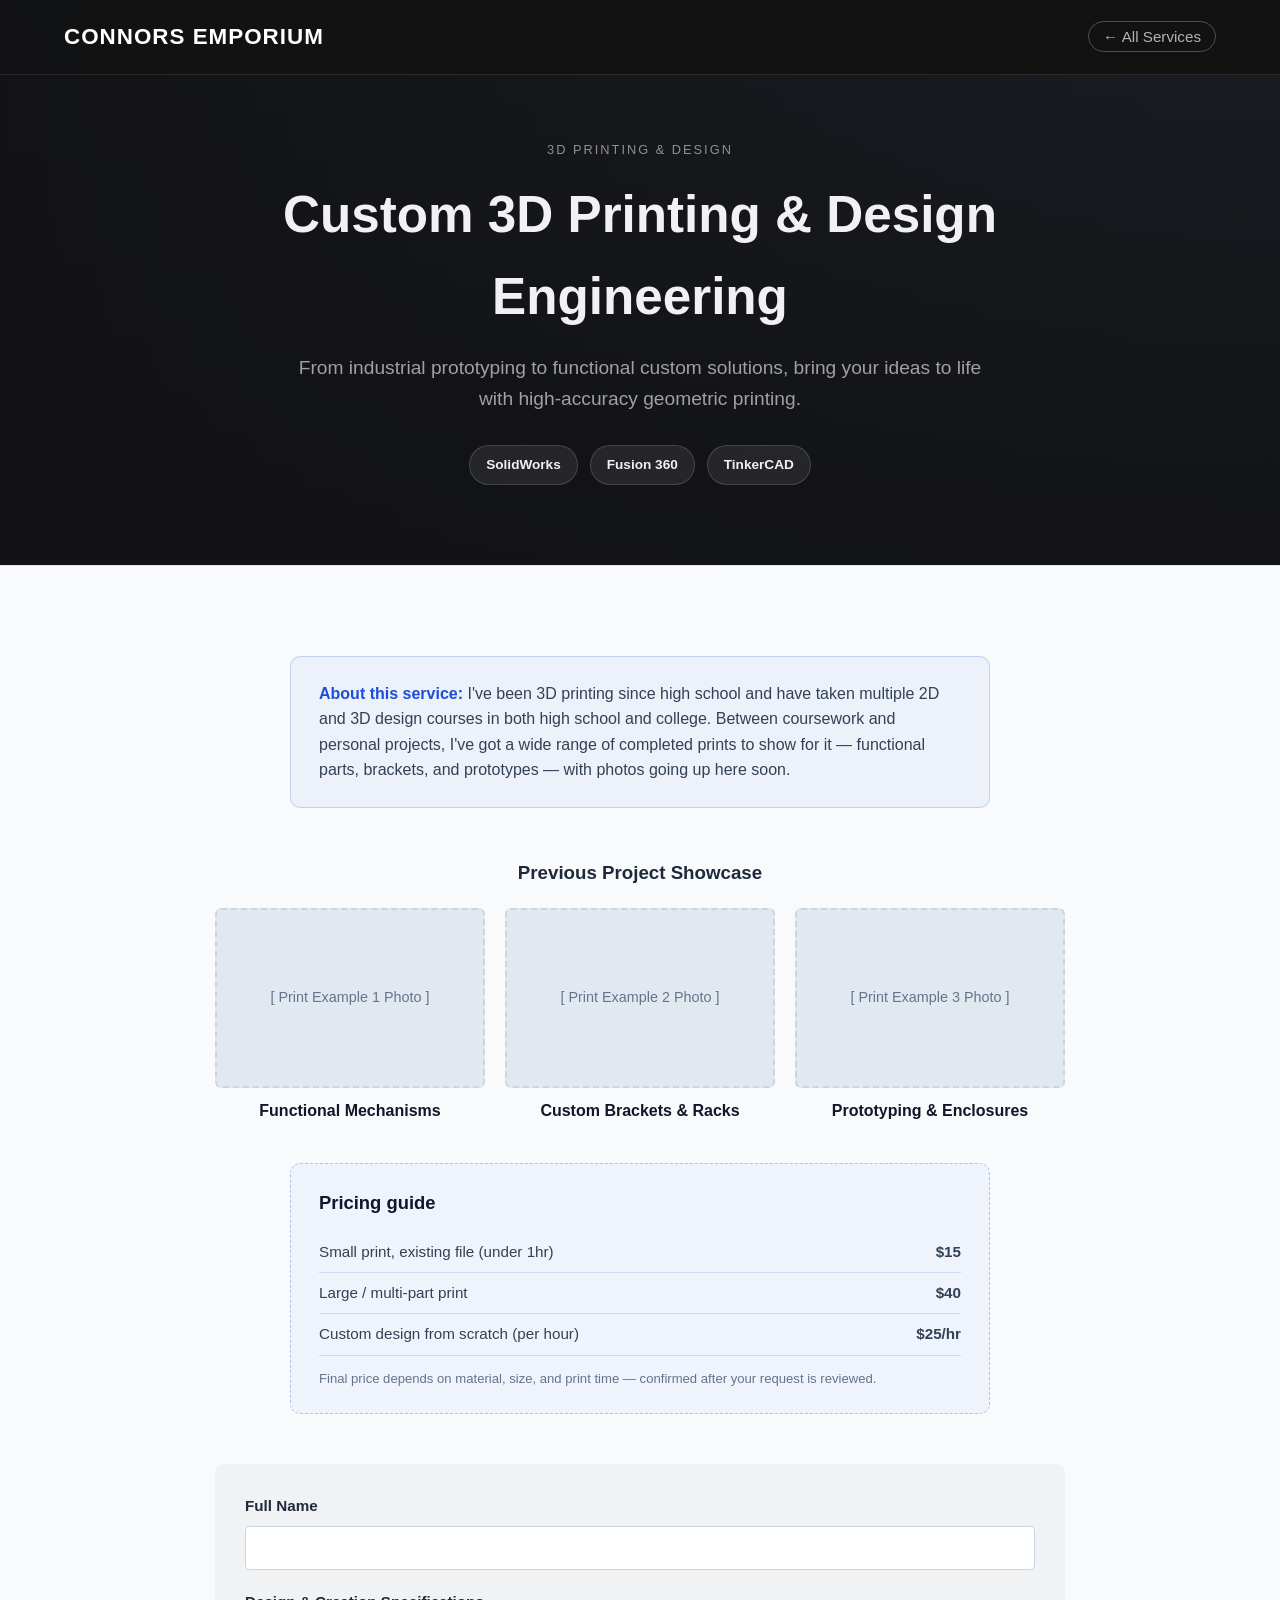
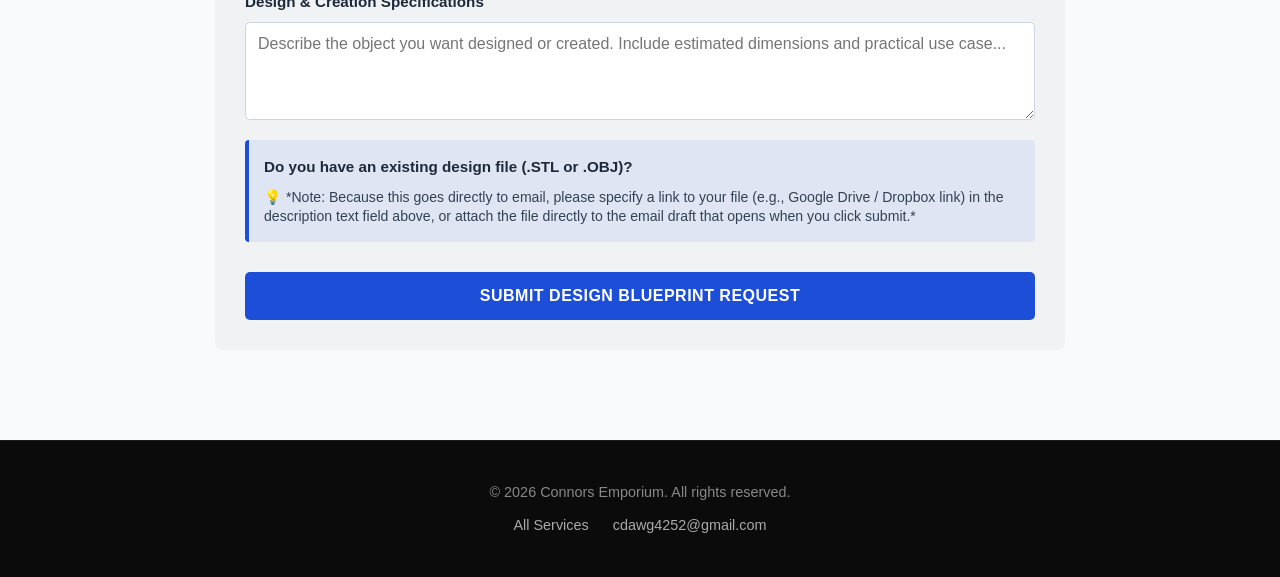
<file: printing.html>
<!DOCTYPE html>
<html lang="en">
<head>
    <meta charset="UTF-8">
    <meta name="viewport" content="width=device-width, initial-scale=1.0">
    <title>Custom 3D Printing & Design | Connors Emporium</title>
    <meta name="description" content="Custom 3D printing and design engineering — from CAD file to finished prototype or functional part.">
    <link rel="stylesheet" href="style.css">
</head>
<body>

    <header class="navbar">
        <a href="index.html" class="logo">Connors Emporium</a>
        <nav>
            <a href="index.html" class="back-link">&larr; All Services</a>
        </nav>
    </header>

    <section class="hero">
        <div class="hero-content">
            <span class="eyebrow">3D Printing & Design</span>
            <h1>Custom 3D Printing & Design Engineering</h1>
            <p>From industrial prototyping to functional custom solutions, bring your ideas to life with high-accuracy geometric printing.</p>
            <div class="credentials-row">
                <span class="credential-pill">SolidWorks</span>
                <span class="credential-pill">Fusion 360</span>
                <span class="credential-pill">TinkerCAD</span>
            </div>
        </div>
    </section>

    <section id="printing" class="section section-printing">
        <div class="container">

            <div class="about-block">
                <strong>About this service:</strong>
                I've been 3D printing since high school and have taken multiple 2D and
                3D design courses in both high school and college. Between coursework
                and personal projects, I've got a wide range of completed prints to show
                for it — functional parts, brackets, and prototypes — with photos going
                up here soon.
            </div>

            <h3 class="showcase-title">Previous Project Showcase</h3>
            <div class="portfolio-grid">
                <div class="portfolio-item">
                    <div class="photo-placeholder"><span>[ Print Example 1 Photo ]</span></div>
                    <h4>Functional Mechanisms</h4>
                </div>
                <div class="portfolio-item">
                    <div class="photo-placeholder"><span>[ Print Example 2 Photo ]</span></div>
                    <h4>Custom Brackets & Racks</h4>
                </div>
                <div class="portfolio-item">
                    <div class="photo-placeholder"><span>[ Print Example 3 Photo ]</span></div>
                    <h4>Prototyping & Enclosures</h4>
                </div>
            </div>

            <div class="pricing-box">
                <h3>Pricing guide</h3>
                <div class="pricing-row"><span>Small print, existing file (under 1hr)</span><span class="price">$15</span></div>
                <div class="pricing-row"><span>Large / multi-part print</span><span class="price">$40</span></div>
                <div class="pricing-row"><span>Custom design from scratch (per hour)</span><span class="price">$25/hr</span></div>
                <p class="pricing-note">Final price depends on material, size, and print time — confirmed after your request is reviewed.</p>
            </div>

            <form class="order-form" id="printing-form">
                <div class="form-group">
                    <label for="print-name">Full Name</label>
                    <input type="text" id="print-name" required>
                </div>
                <div class="form-group">
                    <label for="print-desc">Design & Creation Specifications</label>
                    <textarea id="print-desc" rows="4" placeholder="Describe the object you want designed or created. Include estimated dimensions and practical use case..." required></textarea>
                </div>
                <div class="form-group file-notice-box">
                    <label>Do you have an existing design file (.STL or .OBJ)?</label>
                    <p class="notice-text">💡 *Note: Because this goes directly to email, please specify a link to your file (e.g., Google Drive / Dropbox link) in the description text field above, or attach the file directly to the email draft that opens when you click submit.*</p>
                </div>
                <button type="submit" class="btn btn-submit">Submit Design Blueprint Request</button>
                <p class="form-status" id="printing-status"></p>
            </form>
        </div>
    </section>

    <footer>
        <p>&copy; 2026 Connors Emporium. All rights reserved.</p>
        <div class="footer-links">
            <a href="index.html">All Services</a>
            <a href="mailto:cdawg4252@gmail.com">cdawg4252@gmail.com</a>
        </div>
    </footer>

    <a href="#" class="back-to-top" aria-label="Back to top">&uarr;</a>
    <script src="script.js"></script>
    <script>
        document.getElementById('printing-form').addEventListener('submit', function (event) {
            const fields = [
                { label: "Name", value: document.getElementById('print-name').value },
                { label: "Design Specifications", value: document.getElementById('print-desc').value },
            ];
            sendEmail(event, "Custom 3D Print Quote", fields, "printing-status");
        });
    </script>
</body>
</html>
</file>
<file: style.css>
/* ============================================================
   Connors Emporium — shared stylesheet
   Used by: index.html (hub) + fitness/finance/printing/jerky.html
   ============================================================ */

* {
    margin: 0;
    padding: 0;
    box-sizing: border-box;
    font-family: 'Segoe UI', Tahoma, Geneva, Verdana, sans-serif;
    scroll-behavior: smooth;
}

body {
    background-color: #121214;
    color: #f1f1f3;
    line-height: 1.6;
}

a { color: inherit; }

/* --- Sticky Navigation --- */
.navbar {
    position: fixed;
    top: 0;
    width: 100%;
    background-color: rgba(18, 18, 20, 0.95);
    display: flex;
    justify-content: space-between;
    align-items: center;
    padding: 1.2rem 5%;
    z-index: 1000;
    border-bottom: 1px solid rgba(255, 255, 255, 0.1);
}

.navbar .logo {
    font-size: 1.4rem;
    font-weight: 700;
    letter-spacing: 1px;
    text-transform: uppercase;
    color: #ffffff;
    text-decoration: none;
}

.navbar nav a {
    color: #b3b3b3;
    text-decoration: none;
    margin-left: 20px;
    font-weight: 500;
    font-size: 0.95rem;
    transition: color 0.3s ease;
}

.navbar nav a:hover { color: #ffffff; }

.navbar nav a.back-link {
    border: 1px solid rgba(255,255,255,0.25);
    padding: 6px 14px;
    border-radius: 20px;
}

/* --- Hero --- */
.hero {
    min-height: 60vh;
    background: linear-gradient(rgba(18, 18, 20, 0.75), rgba(18, 18, 20, 0.95)),
                radial-gradient(circle at top right, #2c3e50, #121214);
    display: flex;
    justify-content: center;
    align-items: center;
    text-align: center;
    padding: 140px 20px 80px;
}

.hero-content { max-width: 760px; }

.hero-content .eyebrow {
    text-transform: uppercase;
    letter-spacing: 2px;
    font-size: 0.8rem;
    color: #8f8f95;
    margin-bottom: 14px;
    display: block;
}

.hero-content h1 {
    font-size: 3.2rem;
    margin-bottom: 15px;
    font-weight: 800;
}

.hero-content p {
    font-size: 1.2rem;
    max-width: 700px;
    margin: 0 auto 30px auto;
    color: #a0a0a5;
}

.credentials-row {
    display: flex;
    flex-wrap: wrap;
    justify-content: center;
    gap: 12px;
    margin-top: 20px;
}

.credential-pill {
    background: rgba(255,255,255,0.08);
    border: 1px solid rgba(255,255,255,0.15);
    padding: 8px 16px;
    border-radius: 20px;
    font-size: 0.85rem;
    font-weight: 600;
}

/* --- Generic layout --- */
.section {
    padding: 90px 20px;
    display: flex;
    justify-content: center;
}

.container { width: 100%; max-width: 850px; }

.section h2 { font-size: 2.2rem; margin-bottom: 10px; text-align: center; }

.section-subtitle {
    text-align: center;
    margin-bottom: 45px;
    color: #dddddf;
    font-size: 1.1rem;
    max-width: 650px;
    margin-left: auto;
    margin-right: auto;
}

/* --- About / bio block --- */
.about-block {
    max-width: 700px;
    margin: 0 auto 50px auto;
    padding: 24px 28px;
    border-radius: 10px;
    background: rgba(255,255,255,0.04);
    border: 1px solid rgba(255,255,255,0.08);
    font-size: 1rem;
    color: #d5d5d8;
}
.about-block strong { color: #ffffff; }

/* --- Pricing --- */
.pricing-box {
    max-width: 700px;
    margin: 0 auto 50px auto;
    padding: 24px 28px;
    border-radius: 10px;
    border: 1px dashed rgba(255,255,255,0.25);
    background: rgba(255,255,255,0.03);
}
.pricing-box h3 { font-size: 1.15rem; margin-bottom: 14px; }
.pricing-row {
    display: flex;
    justify-content: space-between;
    padding: 8px 0;
    border-bottom: 1px solid rgba(255,255,255,0.08);
    font-size: 0.95rem;
}
.pricing-row:last-child { border-bottom: none; }
.pricing-row .price { font-weight: 700; }
.pricing-note { font-size: 0.82rem; color: #9a9a9f; margin-top: 12px; }

/* --- Testimonials --- */
.testimonial-grid {
    display: grid;
    grid-template-columns: repeat(auto-fit, minmax(220px, 1fr));
    gap: 20px;
    max-width: 750px;
    margin: 0 auto 50px auto;
}
.testimonial-card {
    border: 2px dashed rgba(255,255,255,0.2);
    border-radius: 8px;
    padding: 20px;
    font-size: 0.9rem;
    color: #a7a7ac;
    text-align: center;
}

/* --- Hub page: service cards --- */
.hub-grid {
    display: grid;
    grid-template-columns: repeat(auto-fit, minmax(260px, 1fr));
    gap: 24px;
    max-width: 1000px;
    margin: 0 auto;
    padding: 0 20px 100px;
}

.service-card {
    border-radius: 12px;
    padding: 32px 28px;
    text-decoration: none;
    display: flex;
    flex-direction: column;
    gap: 12px;
    transition: transform 0.2s ease, box-shadow 0.2s ease;
    border: 1px solid rgba(255,255,255,0.08);
}
.service-card:hover {
    transform: translateY(-4px);
    box-shadow: 0 12px 30px rgba(0,0,0,0.35);
}
.service-card .tag {
    text-transform: uppercase;
    font-size: 0.75rem;
    letter-spacing: 1.5px;
    font-weight: 700;
    opacity: 0.85;
}
.service-card h3 { font-size: 1.4rem; }
.service-card p { font-size: 0.95rem; color: #cfcfd2; flex-grow: 1; }
.service-card .card-cta {
    font-weight: 700;
    font-size: 0.9rem;
    margin-top: 8px;
}

.card-fitness { background: linear-gradient(160deg, #1a0d0d, #0b0b0c); }
.card-fitness .tag, .card-fitness .card-cta { color: #ee2222; }

.card-finance { background: linear-gradient(160deg, #10201a, #0b0b0c); }
.card-finance .tag, .card-finance .card-cta { color: #38b06a; }

.card-printing { background: linear-gradient(160deg, #0d1730, #0b0b0c); }
.card-printing .tag, .card-printing .card-cta { color: #4f8bff; }

.card-jerky { background: linear-gradient(160deg, #241708, #0b0b0c); }
.card-jerky .tag, .card-jerky .card-cta { color: #dd9c6b; }

.card-lacrosse { background: linear-gradient(160deg, #10132a, #0b0b0c); }
.card-lacrosse .tag, .card-lacrosse .card-cta { color: #d4af37; }

.card-coding { background: linear-gradient(160deg, #0a1f1c, #0b0b0c); }
.card-coding .tag, .card-coding .card-cta { color: #2dd4bf; }

/* --- Section color themes (subpages) --- */
.section-fitness { background-color: #0b0b0c; border-top: 4px solid #cc1111; }
.section-fitness h2 { color: #ee2222; }

.section-finance { background-color: #ffffff; color: #1a2e1a; }
.section-finance h2 { color: #1e5c2d; }
.section-finance .section-subtitle { color: #4a554a; }
.section-finance .about-block { background: rgba(30,92,45,0.06); border-color: rgba(30,92,45,0.2); color: #223a22; }
.section-finance .about-block strong { color: #1e5c2d; }
.section-finance .pricing-box { border-color: rgba(30,92,45,0.35); background: rgba(30,92,45,0.04); }
.section-finance .pricing-row { border-bottom-color: rgba(30,92,45,0.15); color: #223a22; }
.section-finance .pricing-note { color: #5a655a; }
.section-finance .testimonial-card { border-color: rgba(30,92,45,0.3); color: #4a554a; }
.section-finance .order-form label { color: #223a22; }
.section-finance .order-form input,
.section-finance .order-form select,
.section-finance .order-form textarea {
    background-color: #f4f7f4;
    color: #1a2e1a;
    border: 1px solid #cbd2cb;
}
.section-finance .btn-submit { background-color: #1e5c2d; color: #ffffff; }
.section-finance .btn-submit:hover { background-color: #14401e; }

.section-printing { background-color: #f8fafc; color: #0f172a; border-top: 1px solid #e2e8f0; }
.section-printing h2 { color: #1d4ed8; }
.section-printing .section-subtitle { color: #475569; }
.section-printing .showcase-title { color: #1e293b; margin-bottom: 20px; text-align: center; }
.section-printing .about-block { background: rgba(29,78,216,0.05); border-color: rgba(29,78,216,0.2); color: #334155; }
.section-printing .about-block strong { color: #1d4ed8; }
.section-printing .pricing-box { border-color: rgba(29,78,216,0.3); background: rgba(29,78,216,0.04); }
.section-printing .pricing-row { border-bottom-color: rgba(29,78,216,0.15); color: #334155; }
.section-printing .pricing-note { color: #64748b; }
.section-printing .testimonial-card { border-color: rgba(29,78,216,0.3); color: #64748b; }
.section-printing .order-form label { color: #1e293b; }
.section-printing .order-form input,
.section-printing .order-form textarea {
    background-color: #ffffff;
    color: #0f172a;
    border: 1px solid #cbd5e1;
}
.section-printing .btn-submit { background-color: #1d4ed8; color: #ffffff; }
.section-printing .btn-submit:hover { background-color: #1e40af; }

.section-jerky { background-color: #241c15; color: #f5eedc; border-top: 4px solid #875836; }
.section-jerky h2 { color: #dd9c6b; }
.section-jerky .about-block { background: rgba(135,88,54,0.12); border-color: rgba(135,88,54,0.3); color: #f5eedc; }
.section-jerky .about-block strong { color: #dd9c6b; }
.section-jerky .pricing-box { border-color: rgba(135,88,54,0.4); background: rgba(135,88,54,0.08); }
.section-jerky .pricing-row { border-bottom-color: rgba(135,88,54,0.2); }
.section-jerky .pricing-note { color: #c9b8a0; }
.section-jerky .testimonial-card { border-color: rgba(135,88,54,0.35); color: #d8c7b0; }
.section-jerky .order-form input,
.section-jerky .order-form select,
.section-jerky .order-form textarea {
    background-color: #31271e;
    color: #f5eedc;
    border: 1px solid #544334;
}
.section-jerky .btn-submit { background-color: #875836; color: #ffffff; }
.section-jerky .btn-submit:hover { background-color: #633f24; }

.section-lacrosse { background-color: #0b0e1a; border-top: 4px solid #d4af37; }
.section-lacrosse h2 { color: #d4af37; }
.section-lacrosse .showcase-title { color: #e8e8ea; margin-bottom: 20px; text-align: center; }
.section-lacrosse .about-block { background: rgba(212,175,55,0.08); border-color: rgba(212,175,55,0.25); }
.section-lacrosse .about-block strong { color: #d4af37; }
.section-lacrosse .pricing-box { border-color: rgba(212,175,55,0.35); background: rgba(212,175,55,0.04); }
.section-lacrosse .testimonial-card { border-color: rgba(212,175,55,0.3); }
.section-lacrosse .order-form { background: #12152a; }
.section-lacrosse .btn-submit { background-color: #d4af37; color: #14151a; }
.section-lacrosse .btn-submit:hover { background-color: #b8952b; }

.section-coding { background-color: #0a0f0e; border-top: 4px solid #2dd4bf; }
.section-coding h2 { color: #2dd4bf; }
.section-coding .showcase-title { color: #e8e8ea; margin-bottom: 20px; text-align: center; }
.section-coding .about-block { background: rgba(45,212,191,0.08); border-color: rgba(45,212,191,0.25); }
.section-coding .about-block strong { color: #2dd4bf; }
.section-coding .pricing-box { border-color: rgba(45,212,191,0.35); background: rgba(45,212,191,0.04); }
.section-coding .testimonial-card { border-color: rgba(45,212,191,0.3); }
.section-coding .order-form { background: #101a18; }
.section-coding .btn-submit { background-color: #2dd4bf; color: #0a0f0e; }
.section-coding .btn-submit:hover { background-color: #22b8a5; }

/* --- Forms --- */
.order-form {
    display: flex;
    flex-direction: column;
    gap: 20px;
    background: rgba(0, 0, 0, 0.03);
    padding: 30px;
    border-radius: 8px;
}
.section-fitness .order-form { background: #141416; }
.section-jerky .order-form { background: #1b140f; }

.form-group { display: flex; flex-direction: column; gap: 8px; }
.form-row { display: grid; grid-template-columns: 1fr 1fr; gap: 20px; }

label { font-size: 0.95rem; font-weight: 600; color: #cdcdcd; }

input, select, textarea {
    padding: 12px;
    border-radius: 5px;
    border: 1px solid #3a3a3c;
    background-color: #1a1a1c;
    color: #ffffff;
    font-size: 1rem;
    width: 100%;
}

input:focus, select:focus, textarea:focus {
    outline: none;
    border-color: inherit;
    box-shadow: 0 0 0 2px rgba(255,255,255,0.1);
}

.file-notice-box {
    padding: 15px;
    background-color: rgba(29, 78, 216, 0.08);
    border-left: 4px solid #1d4ed8;
    border-radius: 4px;
}
.notice-text { font-size: 0.88rem; color: #334155; line-height: 1.4; }

.form-status {
    font-size: 0.9rem;
    padding: 12px 14px;
    border-radius: 6px;
    display: none;
}
.form-status.visible { display: block; }
.form-status.success { background: rgba(56, 176, 106, 0.15); color: #38b06a; border: 1px solid rgba(56,176,106,0.35); }
.form-status.error { background: rgba(238, 34, 34, 0.12); color: #ee2222; border: 1px solid rgba(238,34,34,0.3); }

/* --- Buttons --- */
.btn {
    display: inline-block;
    padding: 12px 28px;
    font-weight: 600;
    text-decoration: none;
    border-radius: 5px;
    transition: all 0.2s ease;
    cursor: pointer;
    border: none;
    font-size: 1rem;
}

.hero .btn { background-color: #ffffff; color: #121214; margin: 6px; }
.hero .btn:hover { background-color: #dddddf; }

.btn-submit {
    background-color: #ee2222;
    color: #ffffff;
    padding: 15px;
    text-transform: uppercase;
    letter-spacing: 0.5px;
    margin-top: 10px;
}
.btn-submit:hover { background-color: #aa1111; }
.btn-submit:disabled { opacity: 0.6; cursor: not-allowed; }

/* --- Portfolio grid (3D printing showcase) --- */
.portfolio-grid {
    display: grid;
    grid-template-columns: repeat(auto-fit, minmax(220px, 1fr));
    gap: 20px;
    margin-bottom: 40px;
}
.portfolio-item { text-align: center; }
.photo-placeholder {
    width: 100%;
    height: 180px;
    background-color: #e2e8f0;
    border: 2px dashed #cbd5e1;
    border-radius: 6px;
    display: flex;
    justify-content: center;
    align-items: center;
    color: #64748b;
    font-size: 0.9rem;
    font-weight: 500;
    margin-bottom: 10px;
}
.portfolio-photo {
    width: 100%;
    height: 180px;
    object-fit: cover;
    border-radius: 6px;
    margin-bottom: 10px;
}

/* --- Footer --- */
footer {
    text-align: center;
    padding: 40px 20px;
    background-color: #0b0b0c;
    color: #888888;
    font-size: 0.9rem;
    border-top: 1px solid #1a1a1c;
}
footer .footer-links { margin-top: 10px; }
footer .footer-links a {
    color: #aaaaaa;
    text-decoration: none;
    margin: 0 10px;
}
footer .footer-links a:hover { color: #ffffff; text-decoration: underline; }

/* --- Back to top --- */
.back-to-top {
    position: fixed;
    bottom: 24px;
    right: 24px;
    width: 44px;
    height: 44px;
    border-radius: 50%;
    background: rgba(255,255,255,0.12);
    border: 1px solid rgba(255,255,255,0.25);
    color: #fff;
    display: flex;
    align-items: center;
    justify-content: center;
    text-decoration: none;
    font-size: 1.1rem;
    opacity: 0;
    pointer-events: none;
    transition: opacity 0.2s ease;
    z-index: 999;
}
.back-to-top.visible { opacity: 1; pointer-events: auto; }

/* --- Accessibility: visible focus --- */
a:focus-visible, button:focus-visible, input:focus-visible, select:focus-visible, textarea:focus-visible {
    outline: 2px solid #4f8bff;
    outline-offset: 2px;
}

@media (prefers-reduced-motion: reduce) {
    * { scroll-behavior: auto !important; transition: none !important; }
}

/* --- Responsive --- */
@media (max-width: 600px) {
    .form-row { grid-template-columns: 1fr; gap: 20px; }
    .hero-content h1 { font-size: 2.1rem; }
    .navbar { padding: 1rem; }
    .navbar nav a { margin-left: 10px; font-size: 0.8rem; }
}
</file>
